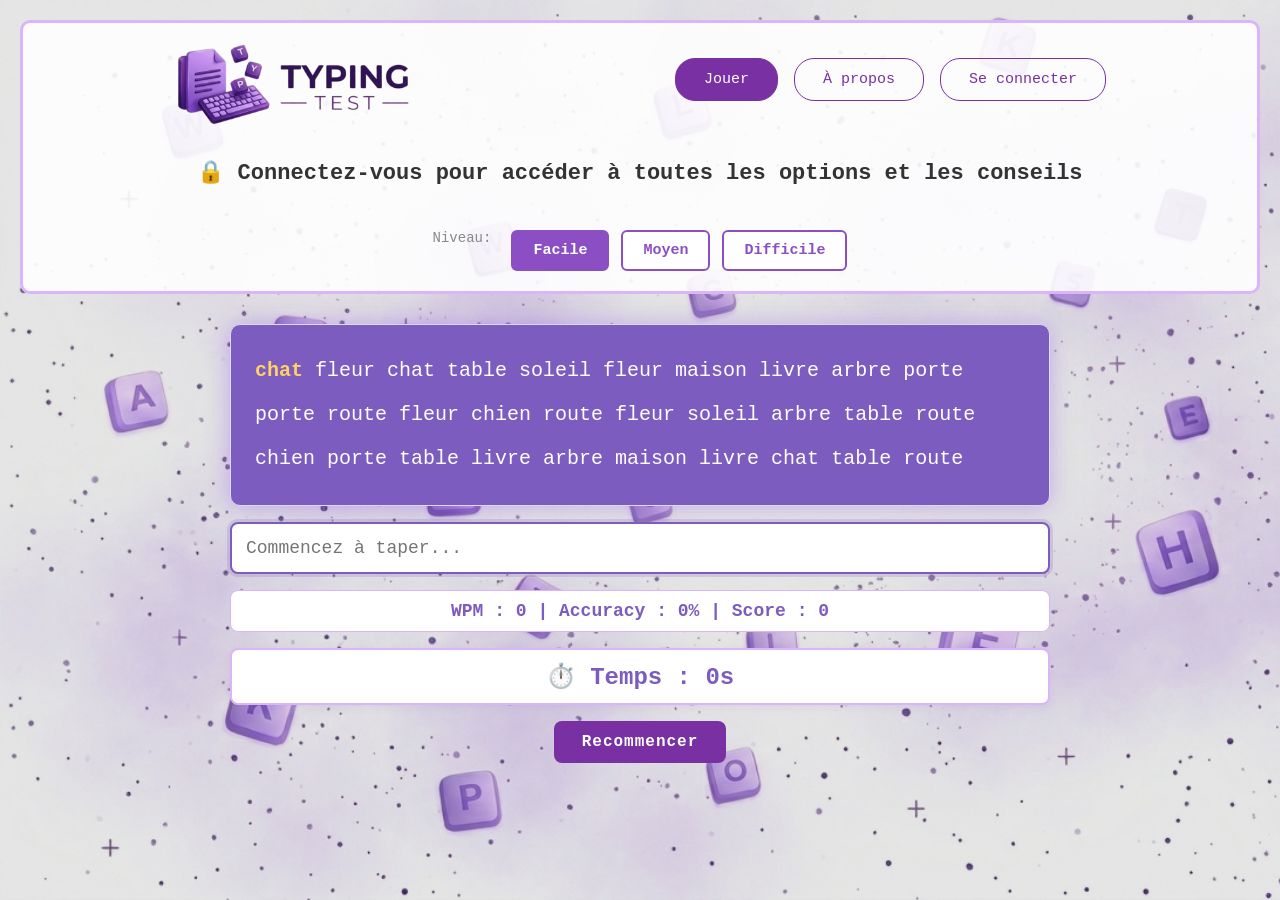
<file: index.html>
<!DOCTYPE html>
<html lang="fr">

<head>
    <meta charset="UTF-8">
    <meta name="viewport" content="width=device-width, initial-scale=1.0">
    <title>Typing Test</title>
    <link rel="icon" href="favicon.jpeg" type="image/x-icon">
    <link rel="stylesheet" href="style.css">
    <link rel="stylesheet" href="about.css">

</head>

<body>
    <header>
        <div class="header-content">
            <img src="logo.png" alt="" class="logo">
            <nav>
                <a href="index.html" id="jou">Jouer</a>
                <a href="about.html">À propos</a>
                <div id="user-display"></div>

            </nav>
        </div>

        <span class="msg-non-connecte">🔒 Connectez-vous pour accéder à toutes les options et les conseils</span>


        <div id="lang-selector">
            <label for="lang">Langue :</label>
            <select id="lang">
                <option value="fr">🇫🇷 Français</option>
                <option value="en">🇬🇧 Anglais</option>
                <option value="es">🇪🇸 Espagnol</option>
                <option value="it">🇮🇹 Italien</option>
                <option value="mg">🇲🇬 Malagasy</option>
                <option value="tr">🇹🇷 Turc</option>
                <option value="ru">🇷🇺 Russe</option>
                <option value="ko">🇰🇷 Coréen</option>
                <option value="ja">🇯🇵 Japonais</option>
                <option value="zh">🇨🇳 Chinois</option>
            </select>
        </div>

        <div id="word-count-selector">
            <label for="word-count">Mots :</label>
            <select id="word-count">
                <option value="10">10 mots</option>
                <option value="30" selected>30 mots</option>
                <option value="40">40 mots</option>
                <option value="60">60 mots</option>
                <option value="80">80 mots</option>
            </select>
        </div>

        <div id="mode-buttons" class="mode-buttons">
            <label for="mode">Niveau:</label>
            <button class="mode-btn active" data-mode="easy">Facile</button>
            <button class="mode-btn" data-mode="medium">Moyen</button>
            <button class="mode-btn" data-mode="hard">Difficile</button>
        </div>
    </header>

    <main>
        <p id="word-display"></p>
        <input type="text" id="input-field" placeholder="Commencez à taper..." autofocus>
        <p id="results">WPM : 0 | Accuracy : 0% | Score : 0</p>
        <p id="timer">⏱️ Temps : 0s</p>
        <button id="restart-btn">Recommencer</button>

    </main>

    <script src="script.js"></script>
</body>

</html>
</file>
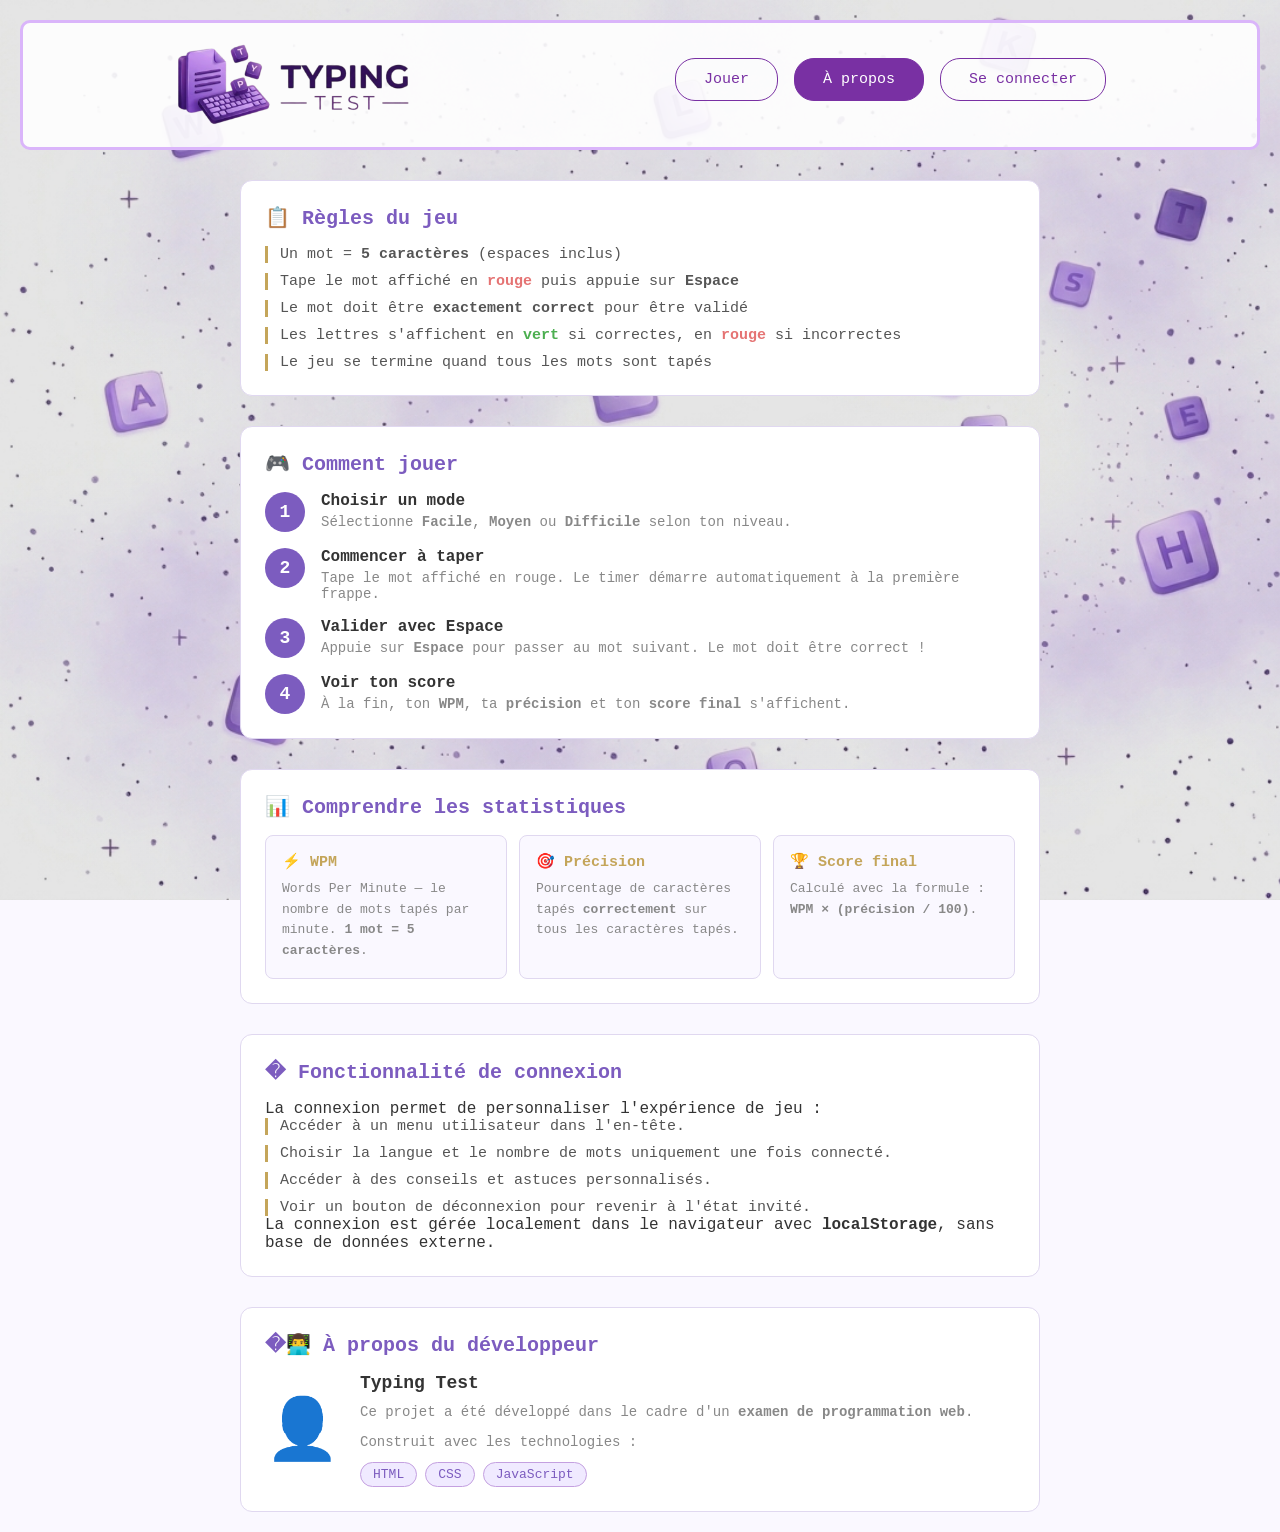
<file: about.html>
<!DOCTYPE html>
<html lang="fr">
<head>
    <meta charset="UTF-8">
    <meta name="viewport" content="width=device-width, initial-scale=1.0">
    <title>À propos - Typing Test</title>
    <link rel="stylesheet" href="style.css">
    <link rel="stylesheet" href="about.css">
</head>
<body>

    <header>
        <div class="header-content">
            <img src="logo.png" alt="" class="logo">
            <nav>
                <a href="index.html">Jouer</a>
                <a href="about.html" id="propos">À propos</a>
                <div id="user-display-about"></div>
            </nav>
        </div>
    </header>

    <main class="about-container">

        <section class="about-section">
            <h2>📋 Règles du jeu</h2>
            <ul>
                <li>Un mot = <strong>5 caractères</strong> (espaces inclus)</li>
                <li>Tape le mot affiché en <span class="highlight-red">rouge</span> puis appuie sur <strong>Espace</strong></li>
                <li>Le mot doit être <strong>exactement correct</strong> pour être validé</li>
                <li>Les lettres s'affichent en <span class="highlight-green">vert</span> si correctes, en <span class="highlight-red">rouge</span> si incorrectes</li>
                <li>Le jeu se termine quand tous les mots sont tapés</li>
            </ul>
        </section>

        <section class="about-section">
            <h2>🎮 Comment jouer</h2>
            <div class="steps">
                <div class="step">
                    <div class="step-number">1</div>
                    <div class="step-text">
                        <h3>Choisir un mode</h3>
                        <p>Sélectionne <strong>Facile</strong>, <strong>Moyen</strong> ou <strong>Difficile</strong> selon ton niveau.</p>
                    </div>
                </div>
                <div class="step">
                    <div class="step-number">2</div>
                    <div class="step-text">
                        <h3>Commencer à taper</h3>
                        <p>Tape le mot affiché en rouge. Le timer démarre automatiquement à la première frappe.</p>
                    </div>
                </div>
                <div class="step">
                    <div class="step-number">3</div>
                    <div class="step-text">
                        <h3>Valider avec Espace</h3>
                        <p>Appuie sur <strong>Espace</strong> pour passer au mot suivant. Le mot doit être correct !</p>
                    </div>
                </div>
                <div class="step">
                    <div class="step-number">4</div>
                    <div class="step-text">
                        <h3>Voir ton score</h3>
                        <p>À la fin, ton <strong>WPM</strong>, ta <strong>précision</strong> et ton <strong>score final</strong> s'affichent.</p>
                    </div>
                </div>
            </div>
        </section>

        <section class="about-section">
            <h2>📊 Comprendre les statistiques</h2>
            <div class="stats-grid">
                <div class="stat-card">
                    <h3>⚡ WPM</h3>
                    <p>Words Per Minute — le nombre de mots tapés par minute. <strong>1 mot = 5 caractères</strong>.</p>
                </div>
                <div class="stat-card">
                    <h3>🎯 Précision</h3>
                    <p>Pourcentage de caractères tapés <strong>correctement</strong> sur tous les caractères tapés.</p>
                </div>
                <div class="stat-card">
                    <h3>🏆 Score final</h3>
                    <p>Calculé avec la formule : <strong>WPM × (précision / 100)</strong>.</p>
                </div>
            </div>
        </section>

        <section class="about-section">
            <h2>� Fonctionnalité de connexion</h2>
            <p>La connexion permet de personnaliser l'expérience de jeu :</p>
            <ul>
                <li>Accéder à un menu utilisateur dans l'en-tête.</li>
                <li>Choisir la langue et le nombre de mots uniquement une fois connecté.</li>
                <li>Accéder à des conseils et astuces personnalisés.</li>
                <li>Voir un bouton de déconnexion pour revenir à l'état invité.</li>
            </ul>
            <p>La connexion est gérée localement dans le navigateur avec <strong>localStorage</strong>, sans base de données externe.</p>
        </section>

        <section class="about-section">
            <h2>�👨‍💻 À propos du développeur</h2>
            <div class="dev-card">
                <div class="dev-avatar">👤</div>
                <div class="dev-info">
                    <h3>Typing Test</h3>
                    <p>Ce projet a été développé dans le cadre d'un <strong>examen de programmation web</strong>.</p>
                    <p>Construit avec les technologies :</p>
                    <div class="tech-badges">
                        <span class="badge">HTML</span>
                        <span class="badge">CSS</span>
                        <span class="badge">JavaScript</span>
                    </div>
                </div>
            </div>
        </section>

    </main>
    <script src="about.js"></script>
</body>
</html>
</file>
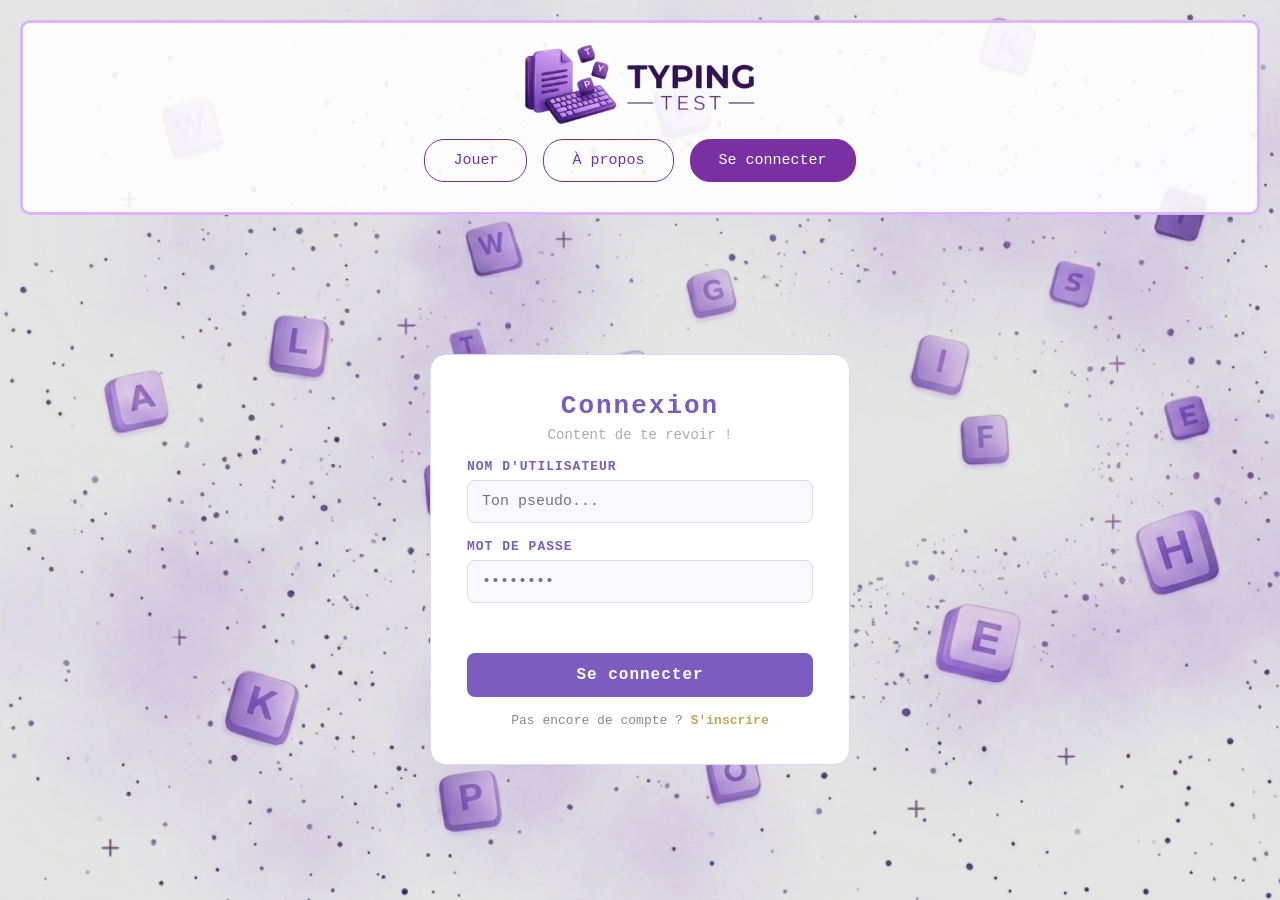
<file: login.html>
<!DOCTYPE html>
<html lang="fr">
<head>
    <meta charset="UTF-8">
    <meta name="viewport" content="width=device-width, initial-scale=1.0">
    <title>Connexion - Typing Test</title>
    <link rel="stylesheet" href="style.css">
    <link rel="stylesheet" href="login.css">
    <link rel="stylesheet" href="about.css">
</head>
<body>

    <header>
        <img src="logo.png" alt="logo" class="logo">
        <nav>
            <a href="index.html">Jouer</a>
            <a href="about.html">À propos</a>
            <a href="login.html" id="connex">Se connecter</a>
        </nav>
    </header>

    <main class="auth-container">
        <div class="auth-card">
            <h2>Connexion</h2>
            <p class="auth-subtitle">Content de te revoir !</p>

            <div class="form-group">
                <label for="username">Nom d'utilisateur</label>
                <input type="text" id="username" placeholder="Ton pseudo...">
            </div>

            <div class="form-group">
                <label for="password">Mot de passe</label>
                <input type="password" id="password" placeholder="••••••••">
            </div>

            <p id="login-error" class="error-msg"></p>

            <button id="login-btn">Se connecter</button>

            <p class="auth-switch">
                Pas encore de compte ?
                <a href="register.html">S'inscrire</a>
            </p>
        </div>
    </main>

    <script src="login.js"></script>
</body>
</html>
</file>
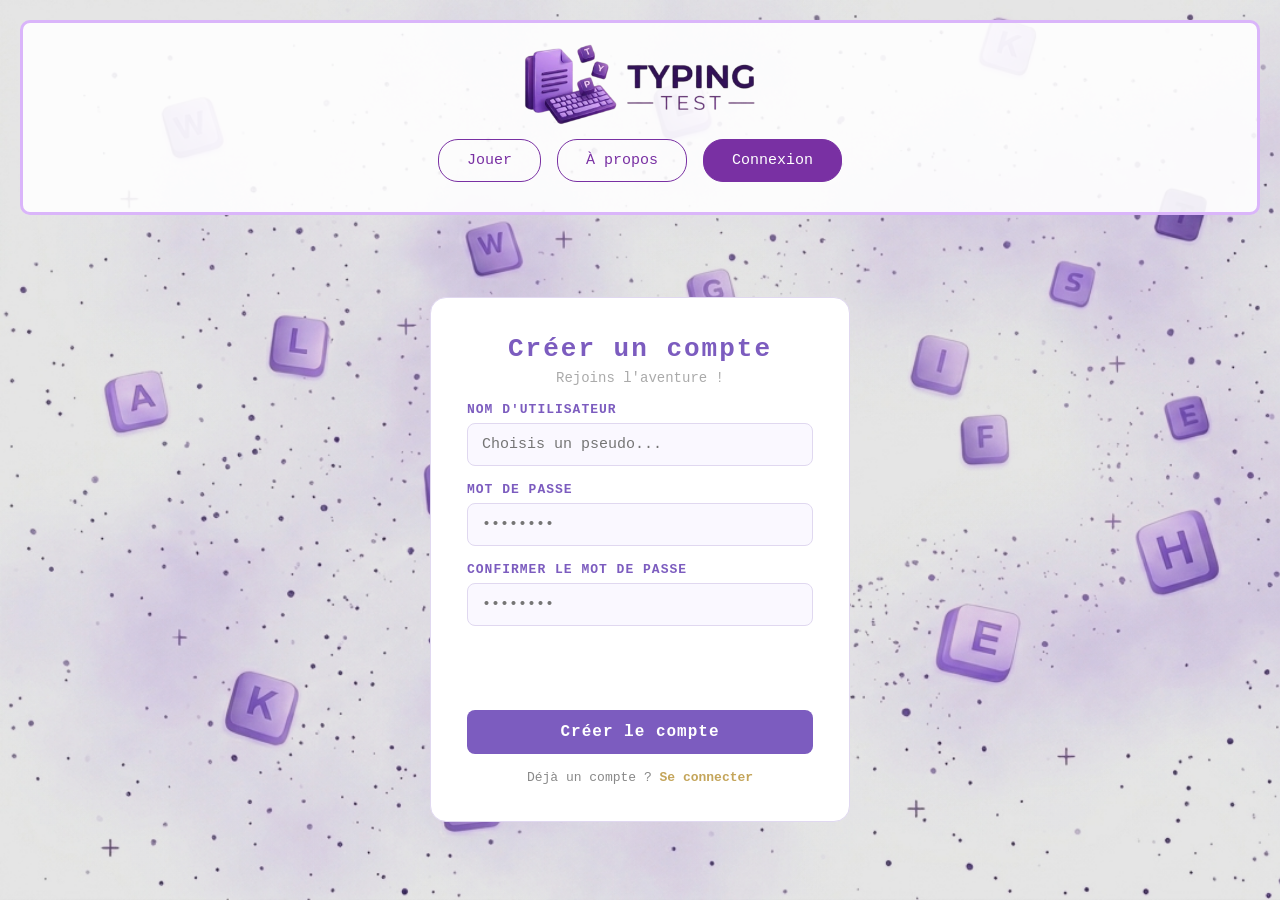
<file: register.html>
<!DOCTYPE html>
<html lang="fr">
<head>
    <meta charset="UTF-8">
    <meta name="viewport" content="width=device-width, initial-scale=1.0">
    <title>Créer un compte - Typing Test</title>
    <link rel="stylesheet" href="style.css">
    <link rel="stylesheet" href="login.css">
    <link rel="stylesheet" href="about.css">
</head>
<body>

    <header>
        <img src="logo.png" alt="logo" class="logo">
        <nav>
            <a href="index.html">Jouer</a>
            <a href="about.html">À propos</a>
            <a href="login.html" id="connex">Connexion</a>
        </nav>
    </header>

    <main class="auth-container">
        <div class="auth-card">
            <h2>Créer un compte</h2>
            <p class="auth-subtitle">Rejoins l'aventure !</p>

            <div class="form-group">
                <label for="username">Nom d'utilisateur</label>
                <input type="text" id="username" placeholder="Choisis un pseudo...">
            </div>

            <div class="form-group">
                <label for="password">Mot de passe</label>
                <input type="password" id="password" placeholder="••••••••">
            </div>

            <div class="form-group">
                <label for="password-confirm">Confirmer le mot de passe</label>
                <input type="password" id="password-confirm" placeholder="••••••••">
            </div>

            <p id="register-error" class="error-msg"></p>
            <p id="register-success" class="success-msg"></p>

            <button id="register-btn">Créer le compte</button>

            <p class="auth-switch">
                Déjà un compte ?
                <a href="login.html">Se connecter</a>
            </p>
        </div>
    </main>

    <script src="register.js"></script>
</body>
</html>
</file>
<file: style.css>
* {
    margin: 0;
    padding: 0;
    box-sizing: border-box;
}

body {
    font-family: 'Courier New', Courier, monospace;
    background-color: #faf8ff;
    background-image: linear-gradient(rgba(0, 0, 0, 0.1), rgba(0, 0, 0, 0.1)),
        url('bg-1300.png');
    color: #333;
    padding: 20px;
    min-height: 100vh;
    background-repeat: no-repeat;
    background-size: cover;
    background-attachment: fixed;
}

header {
    text-align: center;
    margin-bottom: 30px;
    padding: 20px;
    background: rgba(255, 255, 255, 0.9);
    border-radius: 10px;
    border: 3px solid #dab5fa;
    display: flex;
    flex-direction: column;
    gap: 12px;
    align-items: center;
}

header h1 {
    font-size: 32px;
    color: #7c5cbf;
    letter-spacing: 3px;
    margin-bottom: 14px;
}

header label {
    font-size: 14px;
    color: #888;
    margin-right: 8px;
}

header select {
    padding: 6px 14px;
    font-size: 15px;
    border-radius: 6px;
    border: 1px solid #8B4FC3;
    background: #fff;
    color: #8B4FC3;
    cursor: pointer;
    font-family: 'Courier New', monospace;
}

#lang-selector {
    display: none;
}

main {
    max-width: 820px;
    margin: 0 auto;
    display: flex;
    flex-direction: column;
    gap: 16px;
}

#word-display {
    background: #7c5cbf;
    border: 1px solid #e0d8f0;
    border-radius: 10px;
    padding: 24px;
    font-size: 20px;
    line-height: 2.2;
    min-height: 130px;
    cursor: text;
    word-break: break-word;
    box-shadow: 0 0 25px rgba(124, 58, 237, .35);
}

#input-field {
    padding: 14px;
    font-size: 18px;
    border: 2px solid #dab5fa;
    border-radius: 8px;
    width: 100%;
    background: #fff;
    color: #333;
    font-family: 'Courier New', monospace;
    transition: border-color 0.2s;
}

#input-field:focus {
    outline: none;
    border-color: #7c5cbf;
    box-shadow: 0 0 0 3px rgba(124, 92, 191, 0.2);
}

#input-field:disabled {
    opacity: 0.5;
    cursor: not-allowed;
}

#results {
    font-size: 18px;
    font-weight: bold;
    text-align: center;
    color: #7c5cbf;
    padding: 10px;
    background: #fff;
    border-radius: 8px;
    border: 1px solid #dab5fa;
}

#timer {
    text-align: center;
    font-size: 24px;
    font-weight: bold;
    color: #7c5cbf;
    background: #fff;
    padding: 12px 20px;
    border-radius: 8px;
    border: 2px solid #dab5fa;
    box-shadow: 0 2px 8px rgba(124, 92, 191, 0.1);
}

#restart-btn {
    padding: 12px 28px;
    font-size: 16px;
    background-color: #7930a3;
    color: #fff;
    border: none;
    border-radius: 8px;
    cursor: pointer;
    align-self: center;
    font-family: 'Courier New', monospace;
    font-weight: bold;
    letter-spacing: 1px;
    transition: background 0.2s, transform 0.1s;
}

#restart-btn:hover {
    background-color: #9c1fe4;
    transform: translateY(-2px);
}

#restart-btn:active {
    transform: translateY(0);
}

.mode-buttons {
    display: flex;
    gap: 12px;
    justify-content: center;
    margin-top: 12px;
}

.mode-btn {
    padding: 10px 20px;
    font-size: 15px;
    border-radius: 6px;
    border: 2px solid #8B4FC3;
    background: #fff;
    color: #8B4FC3;
    cursor: pointer;
    font-family: 'Courier New', monospace;
    font-weight: bold;
    transition: all 0.2s;
}

.mode-btn:hover {
    background: #f0e6ff;
}

.mode-btn.active {
    background: #8B4FC3;
    color: #fff;
}

.mode-btn.active:hover {
    background: #9c5fd6;
}

#user-display {
    display: flex;
    align-items: center;
    gap: 16px;
}

#user-name {
    font-size: 15px;
    color: #c4a55a;
    border: 1px solid #c4a55a;
    padding: 12px 28px;
    border-radius: 20px;
}

#logout-btn {
    font-size: 15px;
    color: #e57373;
    border: 1px solid #e57373;
    padding: 12px 28px;
    border-radius: 20px;
    background: transparent;
    cursor: pointer;
    font-family: 'Courier New', monospace;
    transition: all 0.2s;
}

#logout-btn:hover {
    background: #e57373;
    color: #fff;
}

.btn-connexion {
    padding: 12px 28px;
    color: #7930a3;
    text-decoration: none;
    font-size: 15px;
    border: 1px solid #7930a3;
    border-radius: 20px;
    transition: all 0.2s;
    height: fit-content;
}

.btn-connexion:hover {
    background: #7930a3;
    color: #fff;
}

.conseil-box {
    background: #844cbc;
    border: 1px solid #2d1f5e;
    border-radius: 8px;
    padding: 14px;
    text-align: left;
    margin-top: 12px;
}

.conseil-titre {
    color: #f4f2ee;
    font-size: 15px;
}

.conseil-texte {
    color: #090909;
    font-size: 13px;
    margin-top: 6px;
    line-height: 1.7;
}

.msg-non-connecte {
    font-size: 22px;
    margin-block: 20px;
    font-weight: 600;
}
</file>
<file: about.css>
.logo {
    width: 20%;
}

.header-content {
    display: flex;
    align-items: center;
    justify-content: space-around;
}

nav {
    display: flex;
    gap: 16px;
    justify-content: center;
    margin-bottom: 10px;
    align-items: center;
}

nav a {
    padding: 12px 28px;
    color: #7930a3;
    text-decoration: none;
    font-size: 15px;
    border: 1px solid #7930a3;
    border-radius: 20px;
    transition: all 0.2s;
    height: fit-content;
}

nav a:hover {
    background: #7930a3;
    color: #fff;
}

#jou {
    background: #7930a3;
    color: #fff;
}

#propos {
    background: #7930a3;
    color: #fff;
}

#connex {
    background: #7930a3;
    color: #fff;
}

.about-container {
    max-width: 800px;
    margin: 0 auto;
    display: flex;
    flex-direction: column;
    gap: 30px;
}

.about-section {
    background: #fff;
    border-radius: 12px;
    padding: 24px;
    border: 1px solid #e0d8f0;
}

.about-section h2 {
    font-size: 20px;
    color: #7c5cbf;
    margin-bottom: 16px;
}

.about-section ul {
    list-style: none;
    display: flex;
    flex-direction: column;
    gap: 10px;
}

.about-section ul li {
    font-size: 15px;
    color: #555;
    padding-left: 12px;
    border-left: 3px solid #c4a55a;
}

.steps {
    display: flex;
    flex-direction: column;
    gap: 16px;
}

.step {
    display: flex;
    align-items: flex-start;
    gap: 16px;
}

.step-number {
    background: #7c5cbf;
    color: #fff;
    font-weight: bold;
    font-size: 18px;
    width: 40px;
    height: 40px;
    border-radius: 50%;
    display: flex;
    align-items: center;
    justify-content: center;
    flex-shrink: 0;
}

.step-text h3 {
    color: #333;
    font-size: 16px;
    margin-bottom: 4px;
}

.step-text p {
    color: #888;
    font-size: 14px;
}

.stats-grid {
    display: grid;
    grid-template-columns: repeat(3, 1fr);
    gap: 12px;
}

.stat-card {
    background: #faf8ff;
    border-radius: 8px;
    padding: 16px;
    border: 1px solid #e0d8f0;
}

.stat-card h3 {
    color: #c4a55a;
    font-size: 15px;
    margin-bottom: 8px;
}

.stat-card p {
    color: #888;
    font-size: 13px;
    line-height: 1.6;
}

.dev-card {
    display: flex;
    align-items: center;
    gap: 20px;
}

.dev-avatar {
    font-size: 60px;
}

.dev-info h3 {
    color: #333;
    font-size: 18px;
    margin-bottom: 8px;
}

.dev-info p {
    color: #888;
    font-size: 14px;
    margin-bottom: 8px;
    line-height: 1.6;
}

.tech-badges {
    display: flex;
    gap: 8px;
    margin-top: 8px;
}

.badge {
    background: #f0eaff;
    color: #7c5cbf;
    padding: 4px 12px;
    border-radius: 20px;
    font-size: 13px;
    border: 1px solid #c4a0e0;
}

.highlight-red {
    color: #e57373;
    font-weight: bold;
}

.highlight-green {
    color: #4caf50;
    font-weight: bold;
}

#user-display-about {
    display: flex;
    align-items: center;
    gap: 16px;
}
</file>
<file: login.css>
.auth-container {
    display: flex;
    justify-content: center;
    align-items: center;
    min-height: 70vh;
}

.auth-card {
    background: #fff;
    border-radius: 16px;
    padding: 36px;
    width: 100%;
    max-width: 420px;
    border: 1px solid #e0d8f0;
    display: flex;
    flex-direction: column;
    gap: 16px;
}

.auth-card h2 {
    font-size: 26px;
    color: #7c5cbf;
    text-align: center;
    letter-spacing: 2px;
}

.auth-subtitle {
    text-align: center;
    font-size: 14px;
    color: #aaa;
    margin-top: -10px;
}

.form-group {
    display: flex;
    flex-direction: column;
    gap: 6px;
}

.form-group label {
    font-size: 13px;
    color: #7c5cbf;
    font-weight: bold;
    text-transform: uppercase;
    letter-spacing: 1px;
}

.form-group input {
    padding: 12px 14px;
    font-size: 15px;
    border: 1px solid #e0d8f0;
    border-radius: 8px;
    background: #faf8ff;
    color: #333;
    font-family: 'Courier New', monospace;
    transition: border-color 0.2s;
}

.form-group input:focus {
    outline: none;
    border-color: #7c5cbf;
    box-shadow: 0 0 0 3px rgba(124, 92, 191, 0.15);
}

#login-btn,
#register-btn {
    padding: 13px;
    font-size: 16px;
    background-color: #7c5cbf;
    color: #fff;
    border: none;
    border-radius: 8px;
    cursor: pointer;
    font-family: 'Courier New', monospace;
    font-weight: bold;
    letter-spacing: 1px;
    transition: background 0.2s, transform 0.1s;
    width: 100%;
}

#login-btn:hover,
#register-btn:hover {
    background-color: #6a4aad;
    transform: translateY(-2px);
}

#login-btn:active,
#register-btn:active {
    transform: translateY(0);
}

.auth-switch {
    text-align: center;
    font-size: 13px;
    color: #888;
}

.auth-switch a {
    color: #c4a55a;
    text-decoration: none;
    font-weight: bold;
}

.auth-switch a:hover {
    text-decoration: underline;
}

.error-msg {
    color: #c0392b;
    font-size: 13px;
    text-align: center;
    min-height: 18px;
}

.success-msg {
    color: #5b9e6e;
    font-size: 13px;
    text-align: center;
    min-height: 18px;
}
</file>
